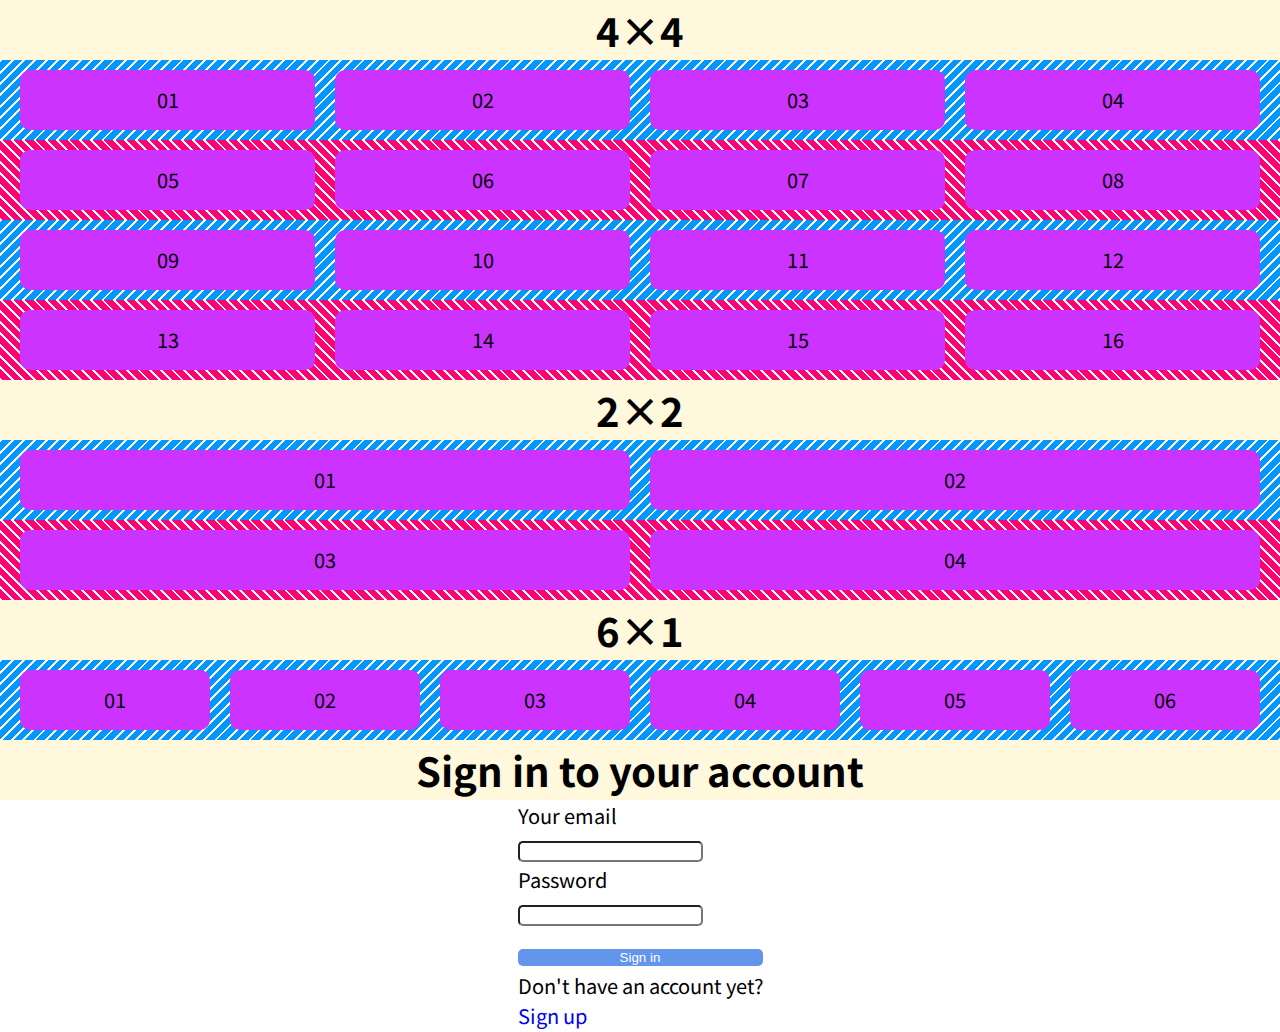
<file: html-css-app/index.html>
<!DOCTYPE html>
<html lang="en">
  <head>
    <meta charset="UTF-8" />
    <meta name="viewport" content="width=device-width, initial-scale=1.0" />
    <title>step9: 総復習</title>
    <meta name="description" content="SiiD step9: 総復習(1/3)" />
    <link type="text/css" rel="stylesheet" href="./sanitize.css" />
    <link
      href="https://cdn.jsdelivr.net/npm/bootstrap@5.3.5/dist/css/bootstrap.min.css"
      rel="stylesheet"
      integrity="sha384-SgOJa3DmI69IUzQ2PVdRZhwQ+dy64/BUtbMJw1MZ8t5HZApcHrRKUc4W0kG879m7"
      crossorigin="anonymous"
    />
    <link rel="preconnect" href="https://fonts.googleapis.com" />
    <link rel="preconnect" href="https://fonts.gstatic.com" crossorigin />
    <link
      href="https://fonts.googleapis.com/css2?family=Noto+Sans+JP&display=swap"
      rel="stylesheet"
    />
    <link type="text/css" rel="stylesheet" href="./style.css" />
  </head>
  <body>
    <section class="section-4-4">
      <h1 class="section-header">4×4</h1>
      <div class="grid-4-container">
        <div class="div-grid div-grid-One">
          <div class="grid-container grid-container-4">01</div>
          <div class="grid-container grid-container-4">02</div>
          <div class="grid-container grid-container-4">03</div>
          <div class="grid-container grid-container-4">04</div>
        </div>
        <div class="div-grid div-grid-two">
          <div class="grid-container grid-container-4">05</div>
          <div class="grid-container grid-container-4">06</div>
          <div class="grid-container grid-container-4">07</div>
          <div class="grid-container grid-container-4">08</div>
        </div>
        <div class="div-grid div-grid-One">
          <div class="grid-container grid-container-4">09</div>
          <div class="grid-container grid-container-4">10</div>
          <div class="grid-container grid-container-4">11</div>
          <div class="grid-container grid-container-4">12</div>
        </div>
        <div class="div-grid div-grid-two">
          <div class="grid-container grid-container-4">13</div>
          <div class="grid-container grid-container-4">14</div>
          <div class="grid-container grid-container-4">15</div>
          <div class="grid-container grid-container-4">16</div>
        </div>
      </div>
    </section>
    <section class="section-2-2">
      <h1 class="section-header">2×2</h1>
      <div class="grid-2-container">
        <div class="div-grid div-grid-One">
          <div class="grid-container grid-container-2">01</div>
          <div class="grid-container grid-container-2">02</div>
        </div>
        <div class="div-grid div-grid-two">
          <div class="grid-container grid-container-2">03</div>
          <div class="grid-container grid-container-2">04</div>
        </div>
      </div>
    </section>
    <section class="section-6-1">
      <h1 class="section-header">6×1</h1>
      <div class="grid-6-container">
        <div class="div-grid div-grid-One">
          <div class="grid-container grid-container-6">01</div>
          <div class="grid-container grid-container-6">02</div>
          <div class="grid-container grid-container-6">03</div>
          <div class="grid-container grid-container-6">04</div>
          <div class="grid-container grid-container-6">05</div>
          <div class="grid-container grid-container-6">06</div>
        </div>
      </div>
    </section>
    <section class="section-form">
      <h1 class="section-header">Sign in to your account</h1>
      <form action="#">
        <table class="form-table">
          <tr>
            <td><label for="emailForm">Your email</label></td>
          </tr>
          <tr>
            <td><input type="email" id="emailForm" /></td>
          </tr>
          <tr>
            <td><label for="passForm">Password</label></td>
          </tr>
          <tr>
            <td><input type="password" id="passForm" /></td>
          </tr>
          <tr>
            <td><button class="button button-submission" type="submit">Sign in</button></td>
          </tr>
          <tr>
            <td class="table-link">Don't have an account yet?<br><a href="#" class="table-link">Sign up</a></td>
          </tr>
        </table>
        <div class="form-button">
          
        </div>
      </form>
    </section>
    <script
      src="https://cdn.jsdelivr.net/npm/bootstrap@5.3.5/dist/js/bootstrap.bundle.min.js"
      integrity="sha384-k6d4wzSIapyDyv1kpU366/PK5hCdSbCRGRCMv+eplOQJWyd1fbcAu9OCUj5zNLiq"
      crossorigin="anonymous"
    ></script>
  </body>
</html>
</file>
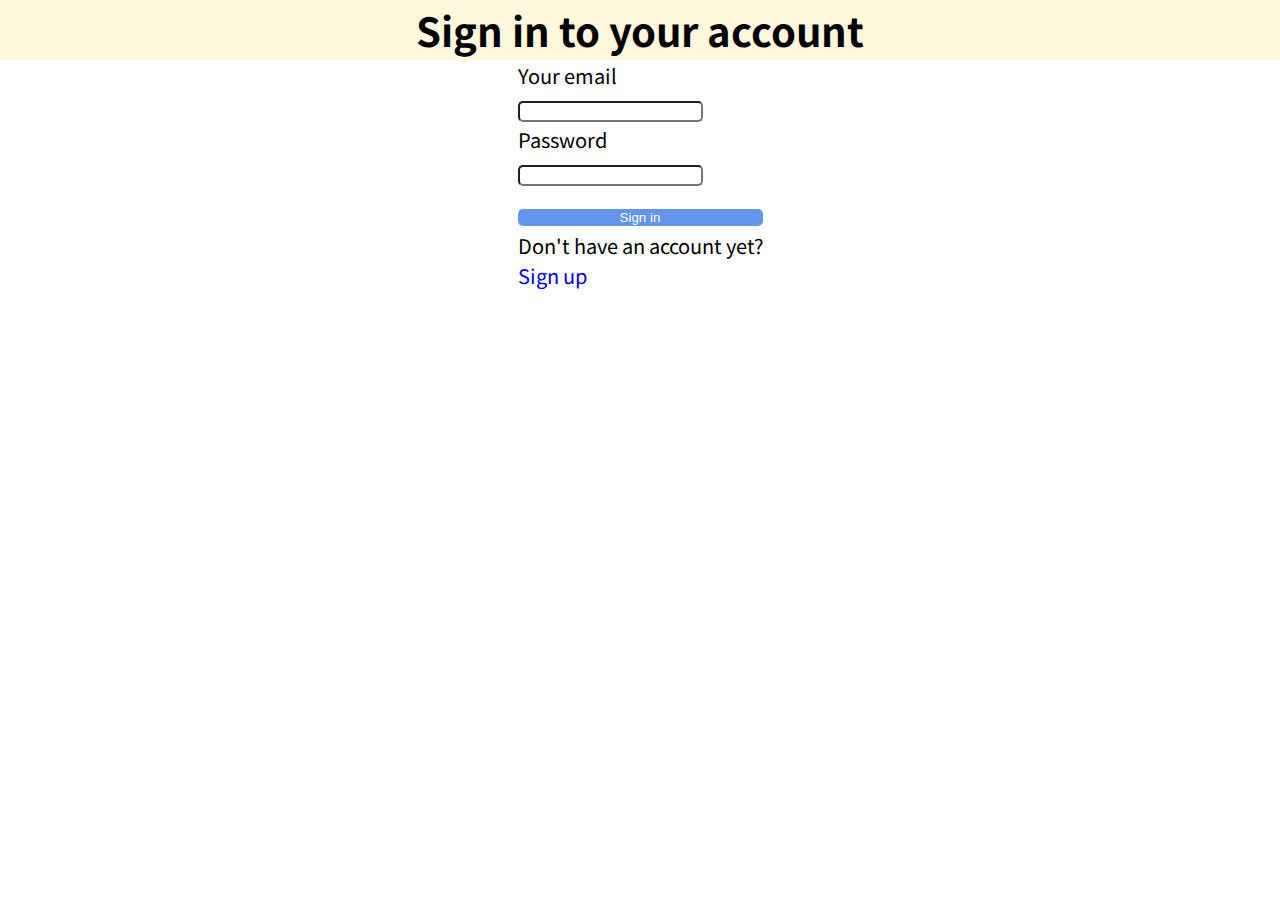
<file: html-css-form/index.html>
<!DOCTYPE html>
<html lang="en">
  <head>
    <meta charset="UTF-8" />
    <meta name="viewport" content="width=device-width, initial-scale=1.0" />
    <title>step9: 総復習</title>
    <meta name="description" content="SiiD step9: 総復習(1/3)" />
    <link type="text/css" rel="stylesheet" href="./sanitize.css" />
    <link
      href="https://cdn.jsdelivr.net/npm/bootstrap@5.3.5/dist/css/bootstrap.min.css"
      rel="stylesheet"
      integrity="sha384-SgOJa3DmI69IUzQ2PVdRZhwQ+dy64/BUtbMJw1MZ8t5HZApcHrRKUc4W0kG879m7"
      crossorigin="anonymous"
    />
    <link rel="preconnect" href="https://fonts.googleapis.com" />
    <link rel="preconnect" href="https://fonts.gstatic.com" crossorigin />
    <link
      href="https://fonts.googleapis.com/css2?family=Noto+Sans+JP&display=swap"
      rel="stylesheet"
    />
    <link type="text/css" rel="stylesheet" href="./style.css" />
  </head>
  <body>
    <section class="section-form">
      <h1 class="section-header">Sign in to your account</h1>
      <form action="#">
        <table class="form-table">
          <tr>
            <td><label for="emailForm">Your email</label></td>
          </tr>
          <tr>
            <td><input type="email" id="emailForm" /></td>
          </tr>
          <tr>
            <td><label for="passForm">Password</label></td>
          </tr>
          <tr>
            <td><input type="password" id="passForm" /></td>
          </tr>
          <tr>
            <td><button id="form-button" class="button button-submission" type="submit">Sign in</button></td>
          </tr>
          <tr>
            <td class="table-link">Don't have an account yet?<br><a href="#" class="table-link">Sign up</a></td>
          </tr>
        </table>
        <!-- <div class="form-button">
          
        </div> -->
      </form>
    </section>
    <script
      src="https://cdn.jsdelivr.net/npm/bootstrap@5.3.5/dist/js/bootstrap.bundle.min.js"
      integrity="sha384-k6d4wzSIapyDyv1kpU366/PK5hCdSbCRGRCMv+eplOQJWyd1fbcAu9OCUj5zNLiq"
      crossorigin="anonymous"
    ></script>
    <script src="./signIn.js"></script>
  </body>
</html>
</file>
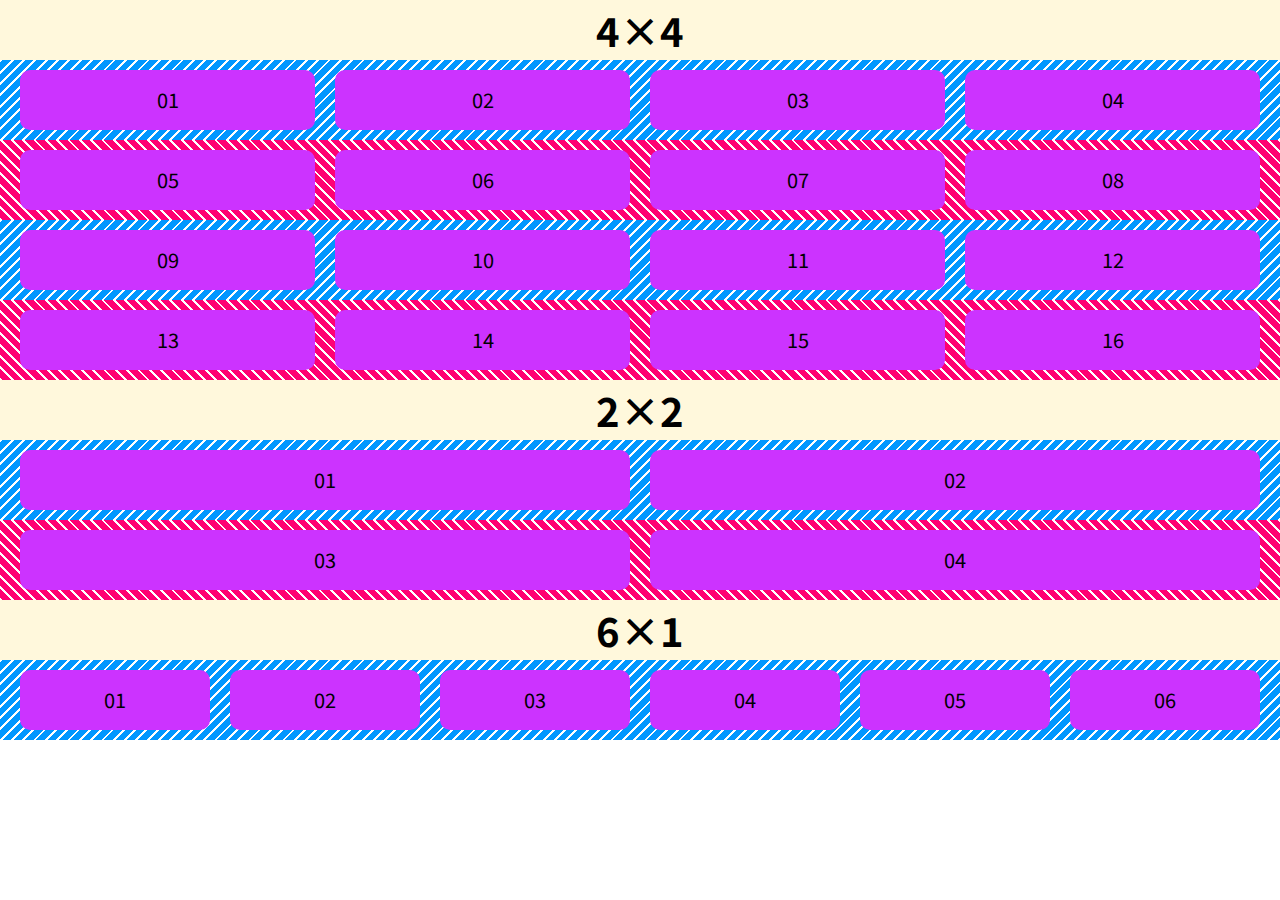
<file: html-css-grid/index.html>
<!DOCTYPE html>
<html lang="en">
  <head>
    <meta charset="UTF-8" />
    <meta name="viewport" content="width=device-width, initial-scale=1.0" />
    <title>step9: 総復習</title>
    <meta name="description" content="SiiD step9: 総復習(1/3)" />
    <link type="text/css" rel="stylesheet" href="./sanitize.css" />
    <link
      href="https://cdn.jsdelivr.net/npm/bootstrap@5.3.5/dist/css/bootstrap.min.css"
      rel="stylesheet"
      integrity="sha384-SgOJa3DmI69IUzQ2PVdRZhwQ+dy64/BUtbMJw1MZ8t5HZApcHrRKUc4W0kG879m7"
      crossorigin="anonymous"
    />
    <link rel="preconnect" href="https://fonts.googleapis.com" />
    <link rel="preconnect" href="https://fonts.gstatic.com" crossorigin />
    <link
      href="https://fonts.googleapis.com/css2?family=Noto+Sans+JP&display=swap"
      rel="stylesheet"
    />
    <link type="text/css" rel="stylesheet" href="./style.css" />
  </head>
  <body>
    <section class="section-4-4">
      <h1 class="section-header">4×4</h1>
      <div class="grid-4-container">
        <div class="div-grid div-grid-One">
          <div class="grid-container grid-container-4">01</div>
          <div class="grid-container grid-container-4">02</div>
          <div class="grid-container grid-container-4">03</div>
          <div class="grid-container grid-container-4">04</div>
        </div>
        <div class="div-grid div-grid-two">
          <div class="grid-container grid-container-4">05</div>
          <div class="grid-container grid-container-4">06</div>
          <div class="grid-container grid-container-4">07</div>
          <div class="grid-container grid-container-4">08</div>
        </div>
        <div class="div-grid div-grid-One">
          <div class="grid-container grid-container-4">09</div>
          <div class="grid-container grid-container-4">10</div>
          <div class="grid-container grid-container-4">11</div>
          <div class="grid-container grid-container-4">12</div>
        </div>
        <div class="div-grid div-grid-two">
          <div class="grid-container grid-container-4">13</div>
          <div class="grid-container grid-container-4">14</div>
          <div class="grid-container grid-container-4">15</div>
          <div class="grid-container grid-container-4">16</div>
        </div>
      </div>
    </section>
    <section class="section-2-2">
      <h1 class="section-header">2×2</h1>
      <div class="grid-2-container">
        <div class="div-grid div-grid-One">
          <div class="grid-container grid-container-2">01</div>
          <div class="grid-container grid-container-2">02</div>
        </div>
        <div class="div-grid div-grid-two">
          <div class="grid-container grid-container-2">03</div>
          <div class="grid-container grid-container-2">04</div>
        </div>
      </div>
    </section>
    <section class="section-6-1">
      <h1 class="section-header">6×1</h1>
      <div class="grid-6-container">
        <div class="div-grid div-grid-One">
          <div class="grid-container grid-container-6">01</div>
          <div class="grid-container grid-container-6">02</div>
          <div class="grid-container grid-container-6">03</div>
          <div class="grid-container grid-container-6">04</div>
          <div class="grid-container grid-container-6">05</div>
          <div class="grid-container grid-container-6">06</div>
        </div>
      </div>
    </section>
    <script
      src="https://cdn.jsdelivr.net/npm/bootstrap@5.3.5/dist/js/bootstrap.bundle.min.js"
      integrity="sha384-k6d4wzSIapyDyv1kpU366/PK5hCdSbCRGRCMv+eplOQJWyd1fbcAu9OCUj5zNLiq"
      crossorigin="anonymous"
    ></script>
  </body>
</html>
</file>
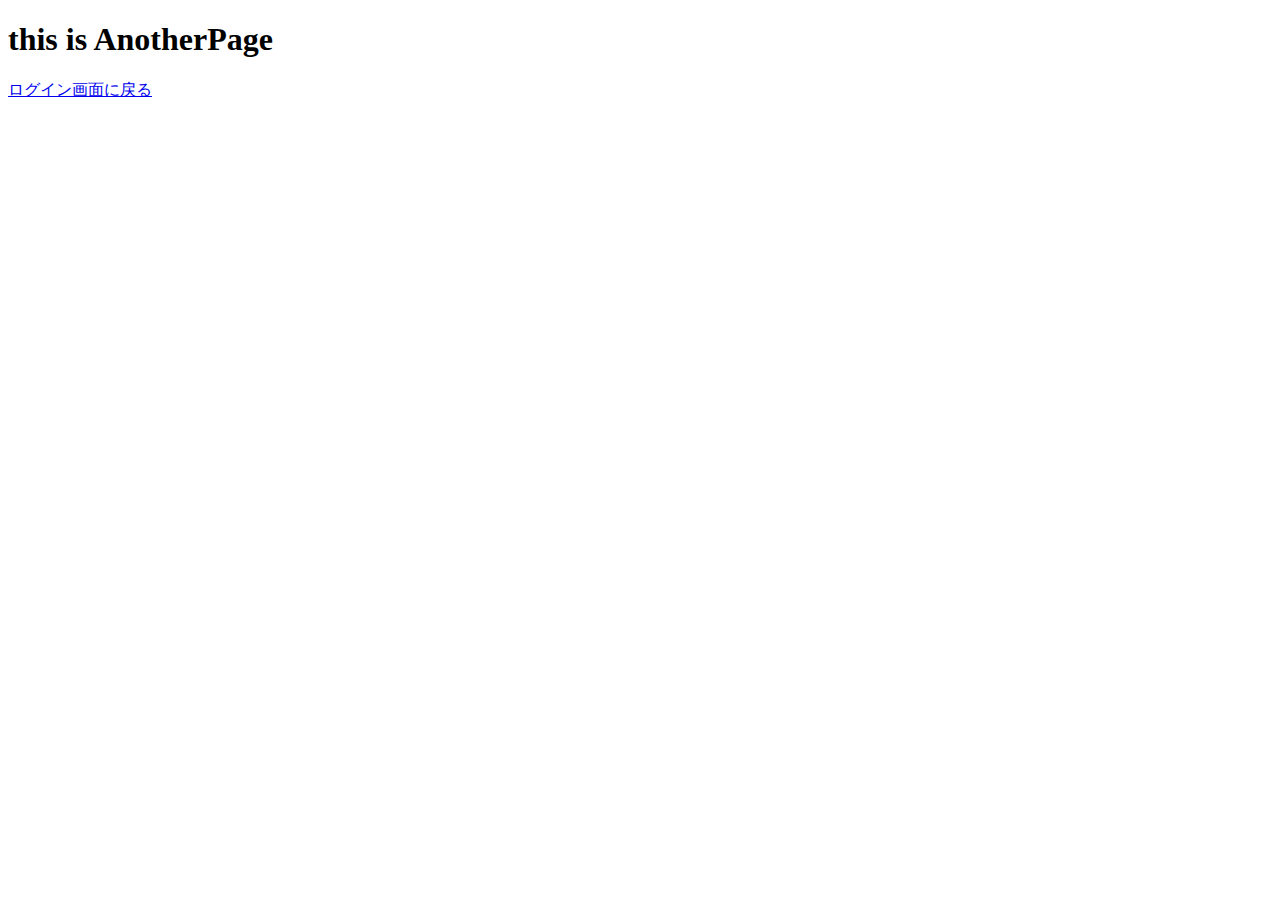
<file: html-css-form/anotherPage.html>
<!DOCTYPE html>
<html lang="en">
<head>
    <meta charset="UTF-8">
    <meta name="viewport" content="width=device-width, initial-scale=1.0">
    <meta name="description" content="SiiD step9 study">
    <title>anotherPage</title>
</head>
<body>
    <h1>this is AnotherPage</h1>
    <a href="./index.html">ログイン画面に戻る</a>
</body>
</html>
</file>
<file: html-css-app/sanitize.css>
/* Document
 * ========================================================================== */

/**
 * Add border box sizing in all browsers (opinionated).
 */

*,
::before,
::after {
  box-sizing: border-box;
}

/**
 * 1. Add text decoration inheritance in all browsers (opinionated).
 * 2. Add vertical alignment inheritance in all browsers (opinionated).
 */

::before,
::after {
  text-decoration: inherit; /* 1 */
  vertical-align: inherit; /* 2 */
}

/**
 * 1. Use the default cursor in all browsers (opinionated).
 * 2. Change the line height in all browsers (opinionated).
 * 3. Use a 4-space tab width in all browsers (opinionated).
 * 4. Remove the grey highlight on links in iOS (opinionated).
 * 5. Prevent adjustments of font size after orientation changes in
 *    IE on Windows Phone and in iOS.
 * 6. Breaks words to prevent overflow in all browsers (opinionated).
 */

html {
  cursor: default; /* 1 */
  line-height: 1.5; /* 2 */
  -moz-tab-size: 4; /* 3 */
  tab-size: 4; /* 3 */
  -webkit-tap-highlight-color: transparent /* 4 */;
  -ms-text-size-adjust: 100%; /* 5 */
  -webkit-text-size-adjust: 100%; /* 5 */
  word-break: break-word; /* 6 */
}

/* Sections
 * ========================================================================== */

/**
 * Remove the margin in all browsers (opinionated).
 */

body {
  margin: 0;
}

/**
 * Correct the font size and margin on `h1` elements within `section` and
 * `article` contexts in Chrome, Edge, Firefox, and Safari.
 */

h1 {
  font-size: 2em;
  margin: 0.67em 0;
}

/* Grouping content
 * ========================================================================== */

/**
 * Remove the margin on nested lists in Chrome, Edge, IE, and Safari.
 */

dl dl,
dl ol,
dl ul,
ol dl,
ul dl {
  margin: 0;
}

/**
 * Remove the margin on nested lists in Edge 18- and IE.
 */

ol ol,
ol ul,
ul ol,
ul ul {
  margin: 0;
}

/**
 * 1. Add the correct sizing in Firefox.
 * 2. Show the overflow in Edge 18- and IE.
 */

hr {
  height: 0; /* 1 */
  overflow: visible; /* 2 */
}

/**
 * Add the correct display in IE.
 */

main {
  display: block;
}

/**
 * Remove the list style on navigation lists in all browsers (opinionated).
 */

nav ol,
nav ul {
  list-style: none;
  padding: 0;
}

/**
 * 1. Correct the inheritance and scaling of font size in all browsers.
 * 2. Correct the odd `em` font sizing in all browsers.
 */

pre {
  font-family: monospace, monospace; /* 1 */
  font-size: 1em; /* 2 */
}

/* Text-level semantics
 * ========================================================================== */

/**
 * Remove the gray background on active links in IE 10.
 */

a {
  background-color: transparent;
}

/**
 * Add the correct text decoration in Edge 18-, IE, and Safari.
 */

abbr[title] {
  text-decoration: underline;
  text-decoration: underline dotted;
}

/**
 * Add the correct font weight in Chrome, Edge, and Safari.
 */

b,
strong {
  font-weight: bolder;
}

/**
 * 1. Correct the inheritance and scaling of font size in all browsers.
 * 2. Correct the odd `em` font sizing in all browsers.
 */

code,
kbd,
samp {
  font-family: monospace, monospace; /* 1 */
  font-size: 1em; /* 2 */
}

/**
 * Add the correct font size in all browsers.
 */

small {
  font-size: 80%;
}

/* Embedded content
 * ========================================================================== */

/*
 * Change the alignment on media elements in all browsers (opinionated).
 */

audio,
canvas,
iframe,
img,
svg,
video {
  vertical-align: middle;
}

/**
 * Add the correct display in IE 9-.
 */

audio,
video {
  display: inline-block;
}

/**
 * Add the correct display in iOS 4-7.
 */

audio:not([controls]) {
  display: none;
  height: 0;
}

/**
 * Remove the border on iframes in all browsers (opinionated).
 */

iframe {
  border-style: none;
}

/**
 * Remove the border on images within links in IE 10-.
 */

img {
  border-style: none;
}

/**
 * Change the fill color to match the text color in all browsers (opinionated).
 */

svg:not([fill]) {
  fill: currentColor;
}

/**
 * Hide the overflow in IE.
 */

svg:not(:root) {
  overflow: hidden;
}

/* Tabular data
 * ========================================================================== */

/**
 * Collapse border spacing in all browsers (opinionated).
 */

table {
  border-collapse: collapse;
}

/* Forms
 * ========================================================================== */

/**
 * Remove the margin on controls in Safari.
 */

button,
input,
select {
  margin: 0;
}

/**
 * 1. Show the overflow in IE.
 * 2. Remove the inheritance of text transform in Edge 18-, Firefox, and IE.
 */

button {
  overflow: visible; /* 1 */
  text-transform: none; /* 2 */
}

/**
 * Correct the inability to style buttons in iOS and Safari.
 */

button,
[type="button"],
[type="reset"],
[type="submit"] {
  -webkit-appearance: button;
}

/**
 * 1. Change the inconsistent appearance in all browsers (opinionated).
 * 2. Correct the padding in Firefox.
 */

fieldset {
  border: 1px solid #a0a0a0; /* 1 */
  padding: 0.35em 0.75em 0.625em; /* 2 */
}

/**
 * Show the overflow in Edge 18- and IE.
 */

input {
  overflow: visible;
}

/**
 * 1. Correct the text wrapping in Edge 18- and IE.
 * 2. Correct the color inheritance from `fieldset` elements in IE.
 */

legend {
  color: inherit; /* 2 */
  display: table; /* 1 */
  max-width: 100%; /* 1 */
  white-space: normal; /* 1 */
}

/**
 * 1. Add the correct display in Edge 18- and IE.
 * 2. Add the correct vertical alignment in Chrome, Edge, and Firefox.
 */

progress {
  display: inline-block; /* 1 */
  vertical-align: baseline; /* 2 */
}

/**
 * Remove the inheritance of text transform in Firefox.
 */

select {
  text-transform: none;
}

/**
 * 1. Remove the margin in Firefox and Safari.
 * 2. Remove the default vertical scrollbar in IE.
 * 3. Change the resize direction in all browsers (opinionated).
 */

textarea {
  margin: 0; /* 1 */
  overflow: auto; /* 2 */
  resize: vertical; /* 3 */
}

/**
 * Remove the padding in IE 10-.
 */

[type="checkbox"],
[type="radio"] {
  padding: 0;
}

/**
 * 1. Correct the odd appearance in Chrome, Edge, and Safari.
 * 2. Correct the outline style in Safari.
 */

[type="search"] {
  -webkit-appearance: textfield; /* 1 */
  outline-offset: -2px; /* 2 */
}

/**
 * Correct the cursor style of increment and decrement buttons in Safari.
 */

::-webkit-inner-spin-button,
::-webkit-outer-spin-button {
  height: auto;
}

/**
 * Correct the text style of placeholders in Chrome, Edge, and Safari.
 */

::-webkit-input-placeholder {
  color: inherit;
  opacity: 0.54;
}

/**
 * Remove the inner padding in Chrome, Edge, and Safari on macOS.
 */

::-webkit-search-decoration {
  -webkit-appearance: none;
}

/**
 * 1. Correct the inability to style upload buttons in iOS and Safari.
 * 2. Change font properties to `inherit` in Safari.
 */

::-webkit-file-upload-button {
  -webkit-appearance: button; /* 1 */
  font: inherit; /* 2 */
}

/**
 * Remove the inner border and padding of focus outlines in Firefox.
 */

::-moz-focus-inner {
  border-style: none;
  padding: 0;
}

/**
 * Restore the focus outline styles unset by the previous rule in Firefox.
 */

:-moz-focusring {
  outline: 1px dotted ButtonText;
}

/**
 * Remove the additional :invalid styles in Firefox.
 */

:-moz-ui-invalid {
  box-shadow: none;
}

/* Interactive
 * ========================================================================== */

/*
 * Add the correct display in Edge 18- and IE.
 */

details {
  display: block;
}

/*
 * Add the correct styles in Edge 18-, IE, and Safari.
 */

dialog {
  background-color: white;
  border: solid;
  color: black;
  display: block;
  height: -moz-fit-content;
  height: -webkit-fit-content;
  height: fit-content;
  left: 0;
  margin: auto;
  padding: 1em;
  position: absolute;
  right: 0;
  width: -moz-fit-content;
  width: -webkit-fit-content;
  width: fit-content;
}

dialog:not([open]) {
  display: none;
}

/*
 * Add the correct display in all browsers.
 */

summary {
  display: list-item;
}

/* Scripting
 * ========================================================================== */

/**
 * Add the correct display in IE 9-.
 */

canvas {
  display: inline-block;
}

/**
 * Add the correct display in IE.
 */

template {
  display: none;
}

/* User interaction
 * ========================================================================== */

/*
 * 1. Remove the tapping delay in IE 10.
 * 2. Remove the tapping delay on clickable elements
      in all browsers (opinionated).
 */

a,
area,
button,
input,
label,
select,
summary,
textarea,
[tabindex] {
  -ms-touch-action: manipulation; /* 1 */
  touch-action: manipulation; /* 2 */
}

/**
 * Add the correct display in IE 10-.
 */

[hidden] {
  display: none;
}

/* Accessibility
 * ========================================================================== */

/**
 * Change the cursor on busy elements in all browsers (opinionated).
 */

[aria-busy="true"] {
  cursor: progress;
}

/*
 * Change the cursor on control elements in all browsers (opinionated).
 */

[aria-controls] {
  cursor: pointer;
}

/*
 * Change the cursor on disabled, not-editable, or otherwise
 * inoperable elements in all browsers (opinionated).
 */

[aria-disabled="true"],
[disabled] {
  cursor: not-allowed;
}

/*
 * Change the display on visually hidden accessible elements
 * in all browsers (opinionated).
 */

[aria-hidden="false"][hidden] {
  display: initial;
}

[aria-hidden="false"][hidden]:not(:focus) {
  clip: rect(0, 0, 0, 0);
  position: absolute;
}
</file>
<file: html-css-app/style.css>
@charset "utf-8";

/*
body
*/
body {
    font-family: "Noto Sans JP", "Helvetica Neue", "Helvetica", "Hiragino Sans", "Hiragino Kaku Gothic ProN", "Arial", "Yu Gothic", "Meiryo", sans-serif;
    font-optical-sizing: auto;
    font-size: 20px;
    font-style: normal;
}

/*
anchor
*/
a{
    text-decoration: none;
    /* line-height: 0; */
}
/*
label,input
*/
label, input{
    cursor: pointer;
}

input{
    border-radius: 5px;
}

input:focus{
    outline: none;
    border:2px solid red;
}

/*
section
*/
.section-header{
    text-align: center;
    background-color:cornsilk;
    align-items: center;
    line-height: 1.5;
    margin: 0;
}

/*
button-setting
*/
button {
    width: 100%;
    margin-top: 20px;
    /* padding-bottom: px; */
    border-radius: 5px;
    background-color: cornflowerblue;
    color: #fff;
    border: none;
}

/*
grid-setting
*/
.div-grid{
    display: flex;
    padding: 10px 10px;
    align-items: center;
}

@media screen and (max-width: 400px) {

    .div-grid{
        display: block;
        /* text-align: center; */
    }

    .div-grid > .grid-container{
        /* display: block; */
        width: 100%;
        margin: 0;
        /* これが要る */
        margin-bottom: 5px;
    }
}

.div-grid > .grid-container{
    cursor: pointer;
}

.grid-container-2 {
    width: 50%;
    padding: 15px;
    margin: 0 10px;
    background-color: #CC33FF;
    border-radius: 10px;
    overflow: hidden;
    text-align: center;
}

.grid-container-4 {
    width: 25%;
    padding: 15px;
    margin: 0 10px;
    background-color: #CC33FF;
    border-radius: 10px;
    overflow: hidden;
    text-align: center;
}

.grid-container-6 {
    width: 16.6%;
    padding: 15px;
    margin: 0 10px;
    background-color: #CC33FF;
    border-radius: 10px;
    overflow: hidden;
    text-align: center;
}

/*
div-background-color
*/
.div-grid-One{
    background-size: auto auto;
    background-color: rgba(255, 255, 255, 1);
    background-image: repeating-linear-gradient(135deg, transparent, transparent 2px, rgba(1, 151, 255, 1) 2px, rgba(1, 151, 255, 1) 8px );
}

.div-grid-two{
    background-size: auto auto;
    background-color: rgba(255, 255, 255, 1);
    background-image: repeating-linear-gradient(45deg, transparent, transparent 2px, rgba(255, 1, 114, 1) 2px, rgba(255, 1, 114, 1) 8px );
}

@media screen and (max-width: 400px) {

    .div-grid-One,
    .div-grid-two{
        padding-top: 14px;
    }
}

/*
table-setting
*/
.form-table{
    margin: 0 auto; 
    /* ブロック要素に上下'0'、左右'auto'を設定すると中央寄せになる。
    わざわざ他のブロック要素で囲まなくて良い */
}

@media screen and (max-width: 400px) {
    .form-table,
    .form-table input,
    .form-table button{
        width: 100%;
    }
}
</file>
<file: html-css-form/sanitize.css>
/* Document
 * ========================================================================== */

/**
 * Add border box sizing in all browsers (opinionated).
 */

*,
::before,
::after {
  box-sizing: border-box;
}

/**
 * 1. Add text decoration inheritance in all browsers (opinionated).
 * 2. Add vertical alignment inheritance in all browsers (opinionated).
 */

::before,
::after {
  text-decoration: inherit; /* 1 */
  vertical-align: inherit; /* 2 */
}

/**
 * 1. Use the default cursor in all browsers (opinionated).
 * 2. Change the line height in all browsers (opinionated).
 * 3. Use a 4-space tab width in all browsers (opinionated).
 * 4. Remove the grey highlight on links in iOS (opinionated).
 * 5. Prevent adjustments of font size after orientation changes in
 *    IE on Windows Phone and in iOS.
 * 6. Breaks words to prevent overflow in all browsers (opinionated).
 */

html {
  cursor: default; /* 1 */
  line-height: 1.5; /* 2 */
  -moz-tab-size: 4; /* 3 */
  tab-size: 4; /* 3 */
  -webkit-tap-highlight-color: transparent /* 4 */;
  -ms-text-size-adjust: 100%; /* 5 */
  -webkit-text-size-adjust: 100%; /* 5 */
  word-break: break-word; /* 6 */
}

/* Sections
 * ========================================================================== */

/**
 * Remove the margin in all browsers (opinionated).
 */

body {
  margin: 0;
}

/**
 * Correct the font size and margin on `h1` elements within `section` and
 * `article` contexts in Chrome, Edge, Firefox, and Safari.
 */

h1 {
  font-size: 2em;
  margin: 0.67em 0;
}

/* Grouping content
 * ========================================================================== */

/**
 * Remove the margin on nested lists in Chrome, Edge, IE, and Safari.
 */

dl dl,
dl ol,
dl ul,
ol dl,
ul dl {
  margin: 0;
}

/**
 * Remove the margin on nested lists in Edge 18- and IE.
 */

ol ol,
ol ul,
ul ol,
ul ul {
  margin: 0;
}

/**
 * 1. Add the correct sizing in Firefox.
 * 2. Show the overflow in Edge 18- and IE.
 */

hr {
  height: 0; /* 1 */
  overflow: visible; /* 2 */
}

/**
 * Add the correct display in IE.
 */

main {
  display: block;
}

/**
 * Remove the list style on navigation lists in all browsers (opinionated).
 */

nav ol,
nav ul {
  list-style: none;
  padding: 0;
}

/**
 * 1. Correct the inheritance and scaling of font size in all browsers.
 * 2. Correct the odd `em` font sizing in all browsers.
 */

pre {
  font-family: monospace, monospace; /* 1 */
  font-size: 1em; /* 2 */
}

/* Text-level semantics
 * ========================================================================== */

/**
 * Remove the gray background on active links in IE 10.
 */

a {
  background-color: transparent;
}

/**
 * Add the correct text decoration in Edge 18-, IE, and Safari.
 */

abbr[title] {
  text-decoration: underline;
  text-decoration: underline dotted;
}

/**
 * Add the correct font weight in Chrome, Edge, and Safari.
 */

b,
strong {
  font-weight: bolder;
}

/**
 * 1. Correct the inheritance and scaling of font size in all browsers.
 * 2. Correct the odd `em` font sizing in all browsers.
 */

code,
kbd,
samp {
  font-family: monospace, monospace; /* 1 */
  font-size: 1em; /* 2 */
}

/**
 * Add the correct font size in all browsers.
 */

small {
  font-size: 80%;
}

/* Embedded content
 * ========================================================================== */

/*
 * Change the alignment on media elements in all browsers (opinionated).
 */

audio,
canvas,
iframe,
img,
svg,
video {
  vertical-align: middle;
}

/**
 * Add the correct display in IE 9-.
 */

audio,
video {
  display: inline-block;
}

/**
 * Add the correct display in iOS 4-7.
 */

audio:not([controls]) {
  display: none;
  height: 0;
}

/**
 * Remove the border on iframes in all browsers (opinionated).
 */

iframe {
  border-style: none;
}

/**
 * Remove the border on images within links in IE 10-.
 */

img {
  border-style: none;
}

/**
 * Change the fill color to match the text color in all browsers (opinionated).
 */

svg:not([fill]) {
  fill: currentColor;
}

/**
 * Hide the overflow in IE.
 */

svg:not(:root) {
  overflow: hidden;
}

/* Tabular data
 * ========================================================================== */

/**
 * Collapse border spacing in all browsers (opinionated).
 */

table {
  border-collapse: collapse;
}

/* Forms
 * ========================================================================== */

/**
 * Remove the margin on controls in Safari.
 */

button,
input,
select {
  margin: 0;
}

/**
 * 1. Show the overflow in IE.
 * 2. Remove the inheritance of text transform in Edge 18-, Firefox, and IE.
 */

button {
  overflow: visible; /* 1 */
  text-transform: none; /* 2 */
}

/**
 * Correct the inability to style buttons in iOS and Safari.
 */

button,
[type="button"],
[type="reset"],
[type="submit"] {
  -webkit-appearance: button;
}

/**
 * 1. Change the inconsistent appearance in all browsers (opinionated).
 * 2. Correct the padding in Firefox.
 */

fieldset {
  border: 1px solid #a0a0a0; /* 1 */
  padding: 0.35em 0.75em 0.625em; /* 2 */
}

/**
 * Show the overflow in Edge 18- and IE.
 */

input {
  overflow: visible;
}

/**
 * 1. Correct the text wrapping in Edge 18- and IE.
 * 2. Correct the color inheritance from `fieldset` elements in IE.
 */

legend {
  color: inherit; /* 2 */
  display: table; /* 1 */
  max-width: 100%; /* 1 */
  white-space: normal; /* 1 */
}

/**
 * 1. Add the correct display in Edge 18- and IE.
 * 2. Add the correct vertical alignment in Chrome, Edge, and Firefox.
 */

progress {
  display: inline-block; /* 1 */
  vertical-align: baseline; /* 2 */
}

/**
 * Remove the inheritance of text transform in Firefox.
 */

select {
  text-transform: none;
}

/**
 * 1. Remove the margin in Firefox and Safari.
 * 2. Remove the default vertical scrollbar in IE.
 * 3. Change the resize direction in all browsers (opinionated).
 */

textarea {
  margin: 0; /* 1 */
  overflow: auto; /* 2 */
  resize: vertical; /* 3 */
}

/**
 * Remove the padding in IE 10-.
 */

[type="checkbox"],
[type="radio"] {
  padding: 0;
}

/**
 * 1. Correct the odd appearance in Chrome, Edge, and Safari.
 * 2. Correct the outline style in Safari.
 */

[type="search"] {
  -webkit-appearance: textfield; /* 1 */
  outline-offset: -2px; /* 2 */
}

/**
 * Correct the cursor style of increment and decrement buttons in Safari.
 */

::-webkit-inner-spin-button,
::-webkit-outer-spin-button {
  height: auto;
}

/**
 * Correct the text style of placeholders in Chrome, Edge, and Safari.
 */

::-webkit-input-placeholder {
  color: inherit;
  opacity: 0.54;
}

/**
 * Remove the inner padding in Chrome, Edge, and Safari on macOS.
 */

::-webkit-search-decoration {
  -webkit-appearance: none;
}

/**
 * 1. Correct the inability to style upload buttons in iOS and Safari.
 * 2. Change font properties to `inherit` in Safari.
 */

::-webkit-file-upload-button {
  -webkit-appearance: button; /* 1 */
  font: inherit; /* 2 */
}

/**
 * Remove the inner border and padding of focus outlines in Firefox.
 */

::-moz-focus-inner {
  border-style: none;
  padding: 0;
}

/**
 * Restore the focus outline styles unset by the previous rule in Firefox.
 */

:-moz-focusring {
  outline: 1px dotted ButtonText;
}

/**
 * Remove the additional :invalid styles in Firefox.
 */

:-moz-ui-invalid {
  box-shadow: none;
}

/* Interactive
 * ========================================================================== */

/*
 * Add the correct display in Edge 18- and IE.
 */

details {
  display: block;
}

/*
 * Add the correct styles in Edge 18-, IE, and Safari.
 */

dialog {
  background-color: white;
  border: solid;
  color: black;
  display: block;
  height: -moz-fit-content;
  height: -webkit-fit-content;
  height: fit-content;
  left: 0;
  margin: auto;
  padding: 1em;
  position: absolute;
  right: 0;
  width: -moz-fit-content;
  width: -webkit-fit-content;
  width: fit-content;
}

dialog:not([open]) {
  display: none;
}

/*
 * Add the correct display in all browsers.
 */

summary {
  display: list-item;
}

/* Scripting
 * ========================================================================== */

/**
 * Add the correct display in IE 9-.
 */

canvas {
  display: inline-block;
}

/**
 * Add the correct display in IE.
 */

template {
  display: none;
}

/* User interaction
 * ========================================================================== */

/*
 * 1. Remove the tapping delay in IE 10.
 * 2. Remove the tapping delay on clickable elements
      in all browsers (opinionated).
 */

a,
area,
button,
input,
label,
select,
summary,
textarea,
[tabindex] {
  -ms-touch-action: manipulation; /* 1 */
  touch-action: manipulation; /* 2 */
}

/**
 * Add the correct display in IE 10-.
 */

[hidden] {
  display: none;
}

/* Accessibility
 * ========================================================================== */

/**
 * Change the cursor on busy elements in all browsers (opinionated).
 */

[aria-busy="true"] {
  cursor: progress;
}

/*
 * Change the cursor on control elements in all browsers (opinionated).
 */

[aria-controls] {
  cursor: pointer;
}

/*
 * Change the cursor on disabled, not-editable, or otherwise
 * inoperable elements in all browsers (opinionated).
 */

[aria-disabled="true"],
[disabled] {
  cursor: not-allowed;
}

/*
 * Change the display on visually hidden accessible elements
 * in all browsers (opinionated).
 */

[aria-hidden="false"][hidden] {
  display: initial;
}

[aria-hidden="false"][hidden]:not(:focus) {
  clip: rect(0, 0, 0, 0);
  position: absolute;
}
</file>
<file: html-css-form/style.css>
@charset "utf-8";

/*
body
*/
body {
    font-family: "Noto Sans JP", "Helvetica Neue", "Helvetica", "Hiragino Sans", "Hiragino Kaku Gothic ProN", "Arial", "Yu Gothic", "Meiryo", sans-serif;
    font-optical-sizing: auto;
    font-size: 20px;
    font-style: normal;
}

/*
anchor
*/
a{
    text-decoration: none;
    /* line-height: 0; */
}
/*
label,input
*/
label, input{
    cursor: pointer;
}

input{
    border-radius: 5px;
}

input:focus{
    outline: none;
    border:2px solid red;
}

/*
section
*/
.section-header{
    text-align: center;
    background-color:cornsilk;
    align-items: center;
    line-height: 1.5;
    margin: 0;
}

/*
button-setting
*/
button {
    width: 100%;
    margin-top: 20px;
    /* padding-bottom: px; */
    border-radius: 5px;
    background-color: cornflowerblue;
    color: #fff;
    border: none;
}

/*
table-setting
*/
.form-table{
    margin: 0 auto; 
    /* ブロック要素に上下'0'、左右'auto'を設定すると中央寄せになる。
    わざわざ他のブロック要素で囲まなくて良い */
}

@media screen and (max-width: 400px) {
    .form-table,
    .form-table input,
    .form-table button{
        width: 100%;
    }
}
</file>
<file: html-css-grid/sanitize.css>
/* Document
 * ========================================================================== */

/**
 * Add border box sizing in all browsers (opinionated).
 */

*,
::before,
::after {
  box-sizing: border-box;
}

/**
 * 1. Add text decoration inheritance in all browsers (opinionated).
 * 2. Add vertical alignment inheritance in all browsers (opinionated).
 */

::before,
::after {
  text-decoration: inherit; /* 1 */
  vertical-align: inherit; /* 2 */
}

/**
 * 1. Use the default cursor in all browsers (opinionated).
 * 2. Change the line height in all browsers (opinionated).
 * 3. Use a 4-space tab width in all browsers (opinionated).
 * 4. Remove the grey highlight on links in iOS (opinionated).
 * 5. Prevent adjustments of font size after orientation changes in
 *    IE on Windows Phone and in iOS.
 * 6. Breaks words to prevent overflow in all browsers (opinionated).
 */

html {
  cursor: default; /* 1 */
  line-height: 1.5; /* 2 */
  -moz-tab-size: 4; /* 3 */
  tab-size: 4; /* 3 */
  -webkit-tap-highlight-color: transparent /* 4 */;
  -ms-text-size-adjust: 100%; /* 5 */
  -webkit-text-size-adjust: 100%; /* 5 */
  word-break: break-word; /* 6 */
}

/* Sections
 * ========================================================================== */

/**
 * Remove the margin in all browsers (opinionated).
 */

body {
  margin: 0;
}

/**
 * Correct the font size and margin on `h1` elements within `section` and
 * `article` contexts in Chrome, Edge, Firefox, and Safari.
 */

h1 {
  font-size: 2em;
  margin: 0.67em 0;
}

/* Grouping content
 * ========================================================================== */

/**
 * Remove the margin on nested lists in Chrome, Edge, IE, and Safari.
 */

dl dl,
dl ol,
dl ul,
ol dl,
ul dl {
  margin: 0;
}

/**
 * Remove the margin on nested lists in Edge 18- and IE.
 */

ol ol,
ol ul,
ul ol,
ul ul {
  margin: 0;
}

/**
 * 1. Add the correct sizing in Firefox.
 * 2. Show the overflow in Edge 18- and IE.
 */

hr {
  height: 0; /* 1 */
  overflow: visible; /* 2 */
}

/**
 * Add the correct display in IE.
 */

main {
  display: block;
}

/**
 * Remove the list style on navigation lists in all browsers (opinionated).
 */

nav ol,
nav ul {
  list-style: none;
  padding: 0;
}

/**
 * 1. Correct the inheritance and scaling of font size in all browsers.
 * 2. Correct the odd `em` font sizing in all browsers.
 */

pre {
  font-family: monospace, monospace; /* 1 */
  font-size: 1em; /* 2 */
}

/* Text-level semantics
 * ========================================================================== */

/**
 * Remove the gray background on active links in IE 10.
 */

a {
  background-color: transparent;
}

/**
 * Add the correct text decoration in Edge 18-, IE, and Safari.
 */

abbr[title] {
  text-decoration: underline;
  text-decoration: underline dotted;
}

/**
 * Add the correct font weight in Chrome, Edge, and Safari.
 */

b,
strong {
  font-weight: bolder;
}

/**
 * 1. Correct the inheritance and scaling of font size in all browsers.
 * 2. Correct the odd `em` font sizing in all browsers.
 */

code,
kbd,
samp {
  font-family: monospace, monospace; /* 1 */
  font-size: 1em; /* 2 */
}

/**
 * Add the correct font size in all browsers.
 */

small {
  font-size: 80%;
}

/* Embedded content
 * ========================================================================== */

/*
 * Change the alignment on media elements in all browsers (opinionated).
 */

audio,
canvas,
iframe,
img,
svg,
video {
  vertical-align: middle;
}

/**
 * Add the correct display in IE 9-.
 */

audio,
video {
  display: inline-block;
}

/**
 * Add the correct display in iOS 4-7.
 */

audio:not([controls]) {
  display: none;
  height: 0;
}

/**
 * Remove the border on iframes in all browsers (opinionated).
 */

iframe {
  border-style: none;
}

/**
 * Remove the border on images within links in IE 10-.
 */

img {
  border-style: none;
}

/**
 * Change the fill color to match the text color in all browsers (opinionated).
 */

svg:not([fill]) {
  fill: currentColor;
}

/**
 * Hide the overflow in IE.
 */

svg:not(:root) {
  overflow: hidden;
}

/* Tabular data
 * ========================================================================== */

/**
 * Collapse border spacing in all browsers (opinionated).
 */

table {
  border-collapse: collapse;
}

/* Forms
 * ========================================================================== */

/**
 * Remove the margin on controls in Safari.
 */

button,
input,
select {
  margin: 0;
}

/**
 * 1. Show the overflow in IE.
 * 2. Remove the inheritance of text transform in Edge 18-, Firefox, and IE.
 */

button {
  overflow: visible; /* 1 */
  text-transform: none; /* 2 */
}

/**
 * Correct the inability to style buttons in iOS and Safari.
 */

button,
[type="button"],
[type="reset"],
[type="submit"] {
  -webkit-appearance: button;
}

/**
 * 1. Change the inconsistent appearance in all browsers (opinionated).
 * 2. Correct the padding in Firefox.
 */

fieldset {
  border: 1px solid #a0a0a0; /* 1 */
  padding: 0.35em 0.75em 0.625em; /* 2 */
}

/**
 * Show the overflow in Edge 18- and IE.
 */

input {
  overflow: visible;
}

/**
 * 1. Correct the text wrapping in Edge 18- and IE.
 * 2. Correct the color inheritance from `fieldset` elements in IE.
 */

legend {
  color: inherit; /* 2 */
  display: table; /* 1 */
  max-width: 100%; /* 1 */
  white-space: normal; /* 1 */
}

/**
 * 1. Add the correct display in Edge 18- and IE.
 * 2. Add the correct vertical alignment in Chrome, Edge, and Firefox.
 */

progress {
  display: inline-block; /* 1 */
  vertical-align: baseline; /* 2 */
}

/**
 * Remove the inheritance of text transform in Firefox.
 */

select {
  text-transform: none;
}

/**
 * 1. Remove the margin in Firefox and Safari.
 * 2. Remove the default vertical scrollbar in IE.
 * 3. Change the resize direction in all browsers (opinionated).
 */

textarea {
  margin: 0; /* 1 */
  overflow: auto; /* 2 */
  resize: vertical; /* 3 */
}

/**
 * Remove the padding in IE 10-.
 */

[type="checkbox"],
[type="radio"] {
  padding: 0;
}

/**
 * 1. Correct the odd appearance in Chrome, Edge, and Safari.
 * 2. Correct the outline style in Safari.
 */

[type="search"] {
  -webkit-appearance: textfield; /* 1 */
  outline-offset: -2px; /* 2 */
}

/**
 * Correct the cursor style of increment and decrement buttons in Safari.
 */

::-webkit-inner-spin-button,
::-webkit-outer-spin-button {
  height: auto;
}

/**
 * Correct the text style of placeholders in Chrome, Edge, and Safari.
 */

::-webkit-input-placeholder {
  color: inherit;
  opacity: 0.54;
}

/**
 * Remove the inner padding in Chrome, Edge, and Safari on macOS.
 */

::-webkit-search-decoration {
  -webkit-appearance: none;
}

/**
 * 1. Correct the inability to style upload buttons in iOS and Safari.
 * 2. Change font properties to `inherit` in Safari.
 */

::-webkit-file-upload-button {
  -webkit-appearance: button; /* 1 */
  font: inherit; /* 2 */
}

/**
 * Remove the inner border and padding of focus outlines in Firefox.
 */

::-moz-focus-inner {
  border-style: none;
  padding: 0;
}

/**
 * Restore the focus outline styles unset by the previous rule in Firefox.
 */

:-moz-focusring {
  outline: 1px dotted ButtonText;
}

/**
 * Remove the additional :invalid styles in Firefox.
 */

:-moz-ui-invalid {
  box-shadow: none;
}

/* Interactive
 * ========================================================================== */

/*
 * Add the correct display in Edge 18- and IE.
 */

details {
  display: block;
}

/*
 * Add the correct styles in Edge 18-, IE, and Safari.
 */

dialog {
  background-color: white;
  border: solid;
  color: black;
  display: block;
  height: -moz-fit-content;
  height: -webkit-fit-content;
  height: fit-content;
  left: 0;
  margin: auto;
  padding: 1em;
  position: absolute;
  right: 0;
  width: -moz-fit-content;
  width: -webkit-fit-content;
  width: fit-content;
}

dialog:not([open]) {
  display: none;
}

/*
 * Add the correct display in all browsers.
 */

summary {
  display: list-item;
}

/* Scripting
 * ========================================================================== */

/**
 * Add the correct display in IE 9-.
 */

canvas {
  display: inline-block;
}

/**
 * Add the correct display in IE.
 */

template {
  display: none;
}

/* User interaction
 * ========================================================================== */

/*
 * 1. Remove the tapping delay in IE 10.
 * 2. Remove the tapping delay on clickable elements
      in all browsers (opinionated).
 */

a,
area,
button,
input,
label,
select,
summary,
textarea,
[tabindex] {
  -ms-touch-action: manipulation; /* 1 */
  touch-action: manipulation; /* 2 */
}

/**
 * Add the correct display in IE 10-.
 */

[hidden] {
  display: none;
}

/* Accessibility
 * ========================================================================== */

/**
 * Change the cursor on busy elements in all browsers (opinionated).
 */

[aria-busy="true"] {
  cursor: progress;
}

/*
 * Change the cursor on control elements in all browsers (opinionated).
 */

[aria-controls] {
  cursor: pointer;
}

/*
 * Change the cursor on disabled, not-editable, or otherwise
 * inoperable elements in all browsers (opinionated).
 */

[aria-disabled="true"],
[disabled] {
  cursor: not-allowed;
}

/*
 * Change the display on visually hidden accessible elements
 * in all browsers (opinionated).
 */

[aria-hidden="false"][hidden] {
  display: initial;
}

[aria-hidden="false"][hidden]:not(:focus) {
  clip: rect(0, 0, 0, 0);
  position: absolute;
}
</file>
<file: html-css-grid/style.css>
@charset "utf-8";

/*
body
*/
body {
    font-family: "Noto Sans JP", "Helvetica Neue", "Helvetica", "Hiragino Sans", "Hiragino Kaku Gothic ProN", "Arial", "Yu Gothic", "Meiryo", sans-serif;
    font-optical-sizing: auto;
    font-size: 20px;
    font-style: normal;
}

/*
section
*/
.section-header{
    text-align: center;
    background-color:cornsilk;
    align-items: center;
    line-height: 1.5;
    margin: 0;
}

/*
grid-setting
*/
.div-grid{
    display: flex;
    padding: 10px 10px;
    align-items: center;
}

@media screen and (max-width: 400px) {

    .div-grid{
        display: block;
        /* text-align: center; */
    }

    .div-grid > .grid-container{
        /* display: block; */
        width: 100%;
        margin: 0;
        /* これが要る */
        margin-bottom: 5px;
    }
}

.div-grid > .grid-container{
    cursor: pointer;
}

.grid-container-2 {
    width: 50%;
    padding: 15px;
    margin: 0 10px;
    background-color: #CC33FF;
    border-radius: 10px;
    overflow: hidden;
    text-align: center;
}

.grid-container-4 {
    width: 25%;
    padding: 15px;
    margin: 0 10px;
    background-color: #CC33FF;
    border-radius: 10px;
    overflow: hidden;
    text-align: center;
}

.grid-container-6 {
    width: 16.6%;
    padding: 15px;
    margin: 0 10px;
    background-color: #CC33FF;
    border-radius: 10px;
    overflow: hidden;
    text-align: center;
}

/*
div-background-color
*/
.div-grid-One{
    background-size: auto auto;
    background-color: rgba(255, 255, 255, 1);
    background-image: repeating-linear-gradient(135deg, transparent, transparent 2px, rgba(1, 151, 255, 1) 2px, rgba(1, 151, 255, 1) 8px );
}

.div-grid-two{
    background-size: auto auto;
    background-color: rgba(255, 255, 255, 1);
    background-image: repeating-linear-gradient(45deg, transparent, transparent 2px, rgba(255, 1, 114, 1) 2px, rgba(255, 1, 114, 1) 8px );
}

@media screen and (max-width: 400px) {

    .div-grid-One,
    .div-grid-two{
        padding-top: 14px;
    }
}
</file>
